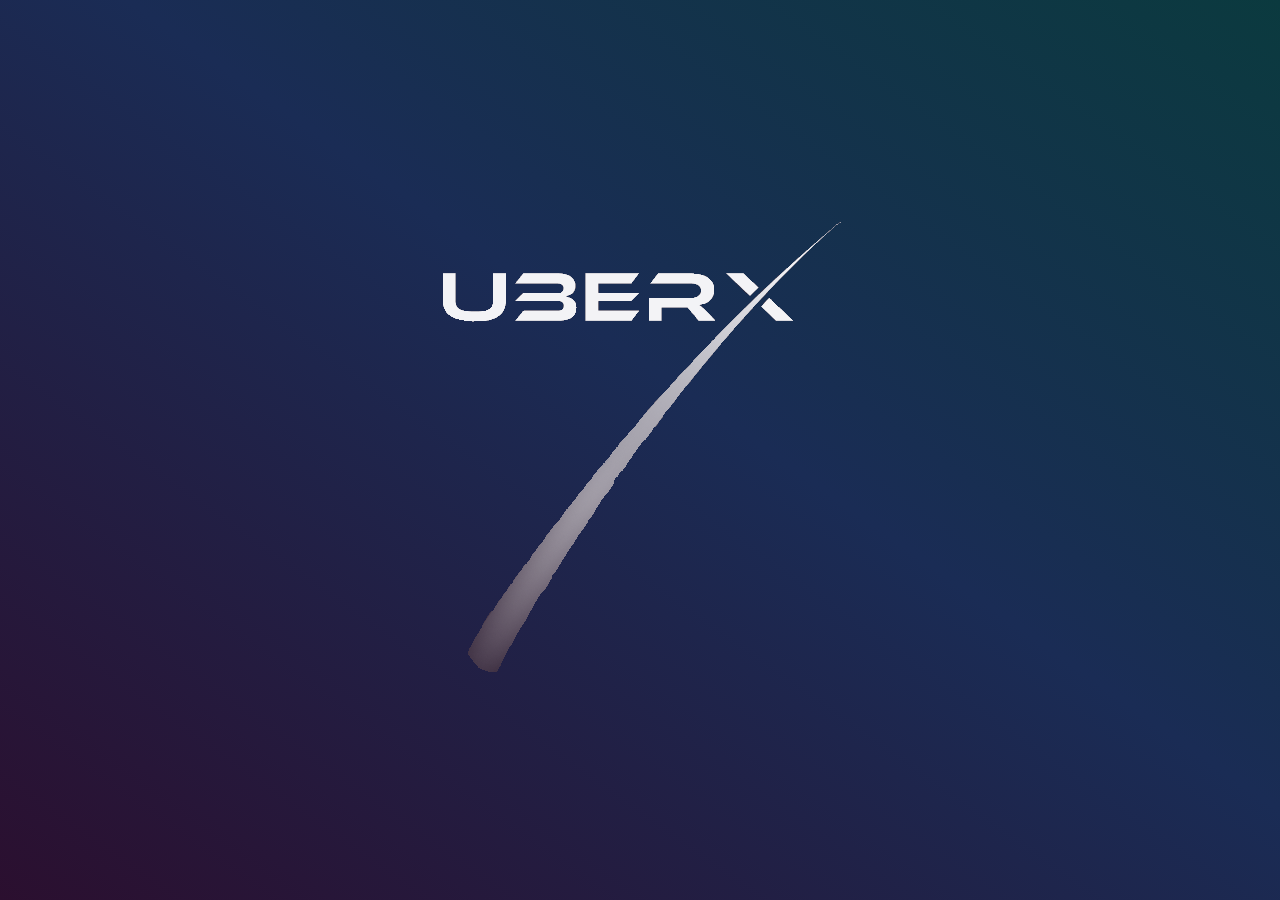
<file: index.html>
<!DOCTYPE html>
<html lang="en">
<head>
    <link rel="preconnect" href="https://fonts.googleapis.com">
    <link rel="preconnect" href="https://fonts.gstatic.com" crossorigin>
    <link href="https://fonts.googleapis.com/css2?family=Nova+Square&family=Zen+Dots&display=swap" rel="stylesheet">
    <meta charset="UTF-8">
    <meta name="viewport" content="width=device-width, initial-scale=1.0">
    <title>UberX x SpaceX - Welcome</title>
    <link rel="stylesheet" href="css/bienvenida.css">
</head>
<body>
    <header class="visually-hidden">proyecto spacex juan santiago lagos jaimes</header>
    
    <main>
        <div class="logo">
            <a href="screens/home.html">
                <img src="./assets/img/logo.webp" alt="Logo UBERX">
            </a>
        </div>
    </main>
</body>
</html>
</file>
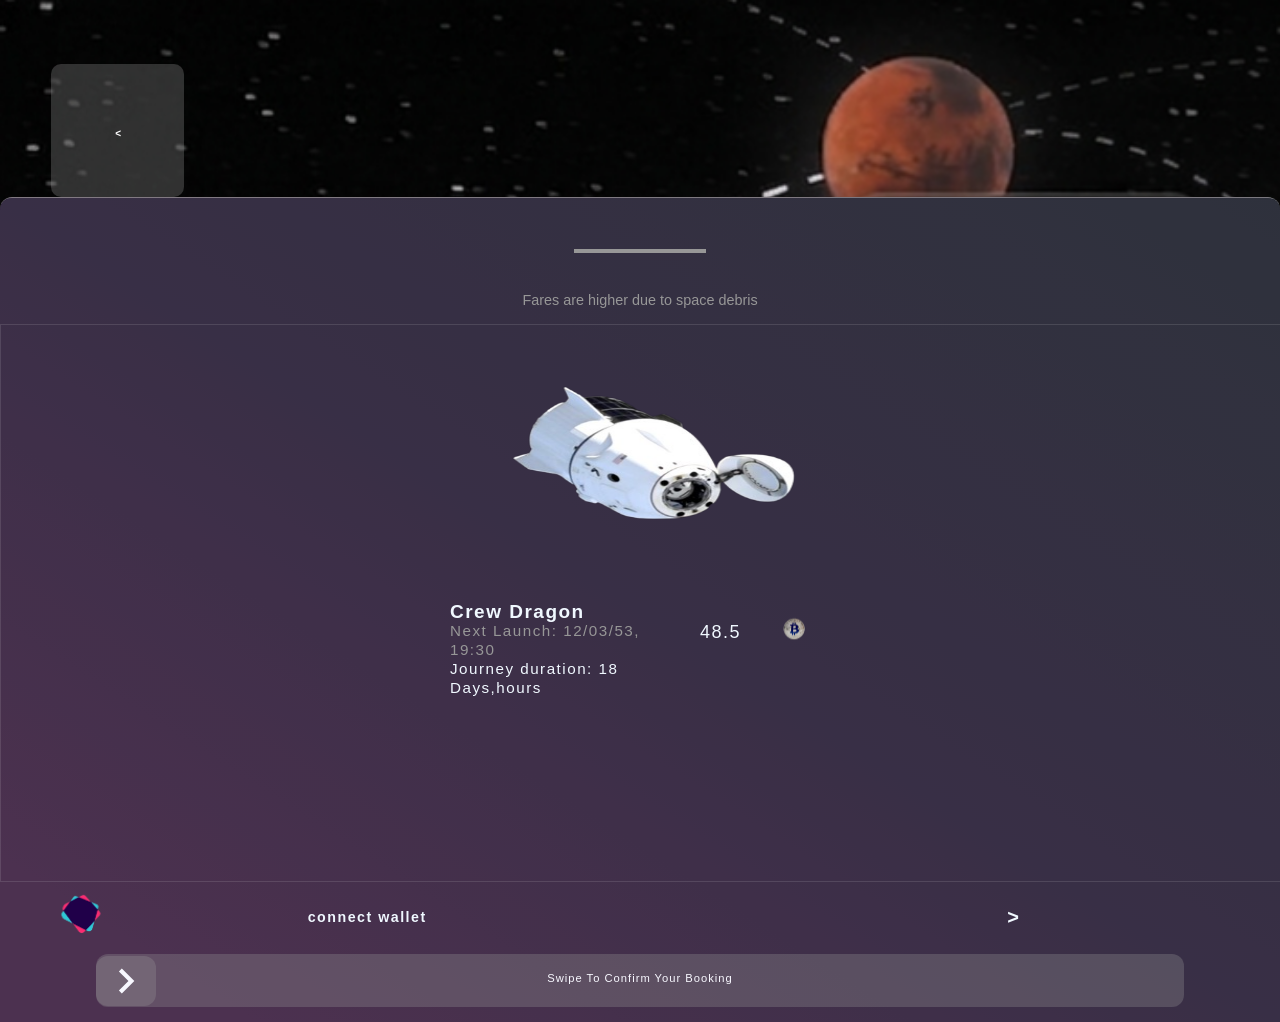
<file: screens/booklink.html>
<!doctype html>
<html lang="en">
  <head>
    <meta charset="UTF-8" />
    <meta name="viewport" content="width=device-width, initial-scale=1.0" />
    <link rel="stylesheet" href="../css/booklink.css" />
    <title>Document</title>
  </head>
<body>
    <header>
        <a href="travel.html" class="back"><</a>
    </header>
    <div class="r">
      <div class="rs">
        <div class="linea"></div>
        <div class="mensaje">Fares are higher due to space debris </div>
        <ul>
<a href="#" class="enlace">
            <li> 
    <img src="../assets/img/descarga-removebg-preview.png" alt="" class="satelite">
    <div class="padre">
    <div class="info-nave">
        Crew Dragon <br> 
        <span>Next Launch: 12/03/53, 19:30</span><br>
        <span class="duracion">Journey duration: 18 Days,hours</span>
    </div>
    <div class="precio-contenedor">
        <span class="precio">48.5</span>
        <img src="../assets/icons/pngtree-blue-bitcoin-coin-payments-coin-blue-photo-png-image_15157380-removebg-preview.png" alt="" class="bitcoin">
    </div> 
    </div>
</li>
</a>

<!-- parte de abajo-->

<a href="payment-methods.html">
<li> 
        <img src="../assets/icons/Diseño_sin_título__2_-removebg-preview.png" alt="" class="nequi">
    <div class="wallet">
        connect wallet  
    </div>
                    <span class="menor">></span>
</li>
</a>
        <div class="desliz"><input type="range" value="0"></div>
</div> 
</div>
</body>
</html>
</file>
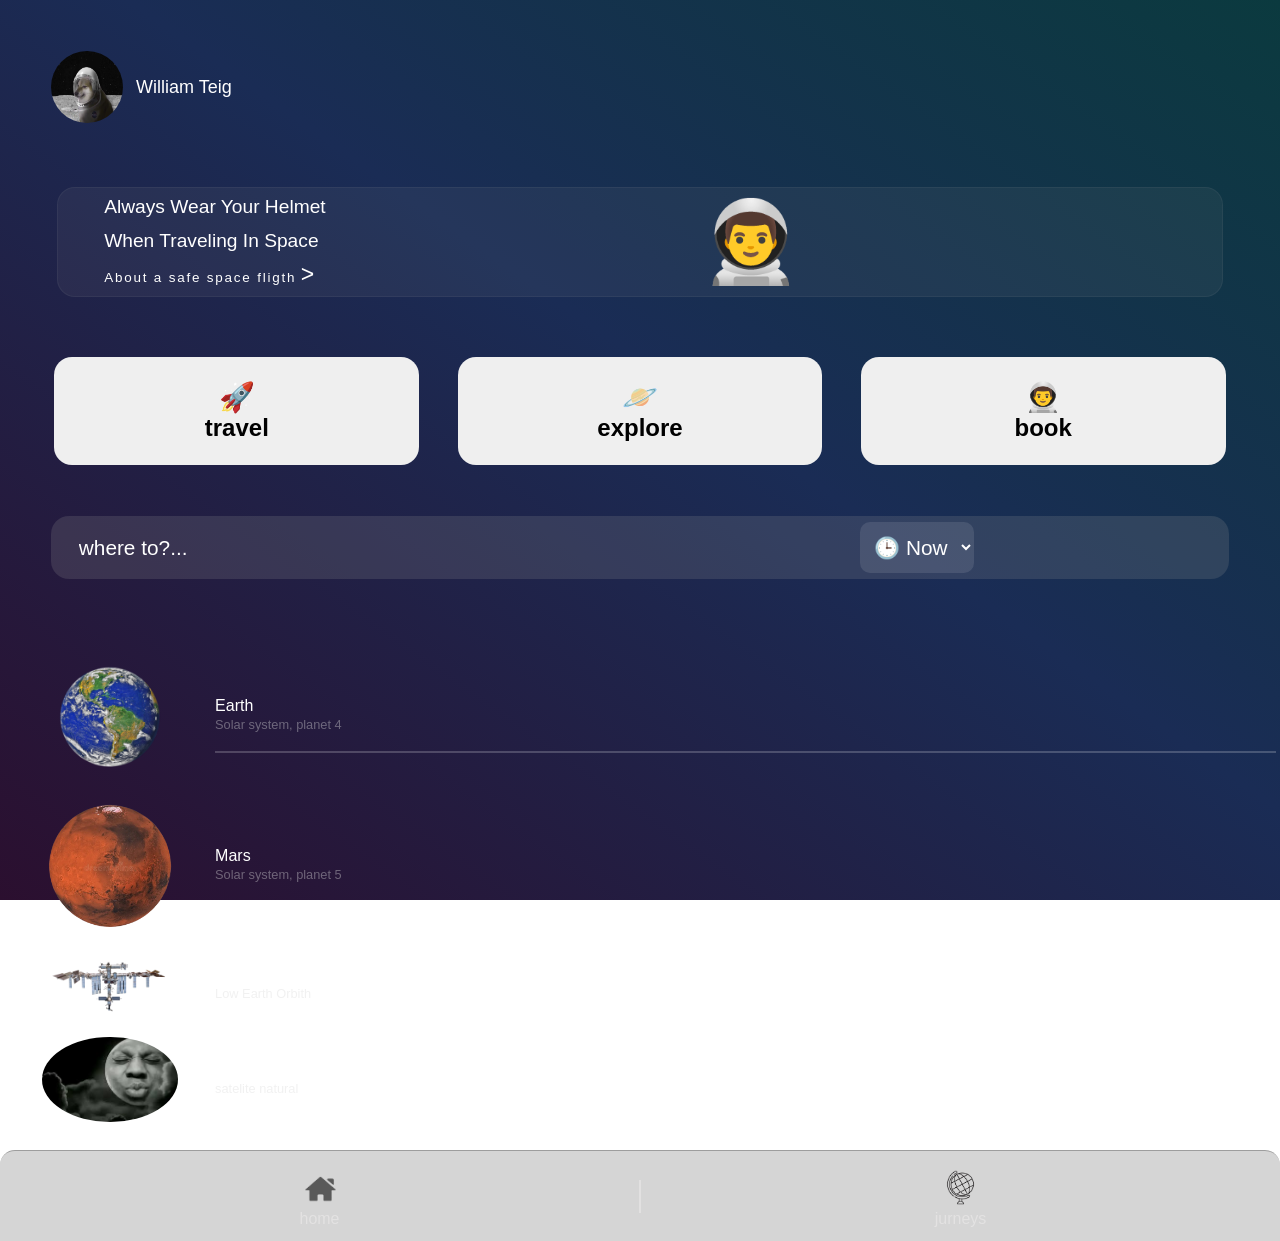
<file: screens/home.html>
<!DOCTYPE html>
<html lang="en">
<head>
    <meta charset="UTF-8">
    <meta name="viewport" content="width=device-width, initial-scale=1.0">
    <title>Document</title>
<link rel="preconnect" href="https://fonts.googleapis.com">
<link rel="preconnect" href="https://fonts.gstatic.com" crossorigin>
<link href="https://fonts.googleapis.com/css2?family=Nova+Square&family=Zen+Dots&display=swap" rel="stylesheet">
    <link rel="stylesheet" href="../css/home.css">
</head>
<body>
    <header><img src="../assets/img/Ey91h45VkAM0DL4.jpg" alt=""><div class="nombre">William Teig</div></header>
    <main><a href="travel.html"> <p>Always Wear Your Helmet <br>When Traveling In Space <br><span class="txt">About a safe space fligth</span><span class="flecha">></span><div class="astro">👨‍🚀</div></p></a></main>
    <div class="botones"><button class="travel"><span>🚀</span><br>travel​</button><button class="explore"><span>🪐</span> <br> explore​</button><button class="book"><span>👨‍🚀</span> <br> book</button></div>
    <div class="destino"><input type="search" placeholder="where to?..."><select class="historial"><option>🕒 Now</option></select></div>
    <ul>
        <li><img src="../assets/icons/planet-earth-1457453_1280.webp" alt=""><div>Earth <br> <span class="tierra">Solar system, planet 4</span></div></li>
        <li><img src="../assets/icons/planeta-marte-con-el-hielo-polar-aislado-en-fondo-blanco-elementos-de-esta-imagen-equipados-por-la-nasa-138767026-removebg-preview.png" alt="" class="pmarte"><div>Mars <br> <span class="marte">Solar system, planet 5</span></div></li>
        <li><img src="../assets/icons/International-Space-Station-in-2021-removebg-preview.png" alt=""><div>International Space Station <br>  <span class="estacion">Low Earth Orbith</span></div></li>
        <li class="speed"><img src="../assets/icons/images.jpg" alt=""><div>Moon<br><span class="natural">satelite natural</span></div></li>
    </ul>
<footer><div class="home"><img src="../assets/icons/pngtree-grey-house-pattern-icon-image_1257093-removebg-preview.png" alt="" class="casa">home</div><div class="linea"></div><div><img src="../assets/icons/earth-globe-icon-vector-removebg-preview.png" alt="" class="globo">jurneys</div></footer>
</body>
</html>
</file>
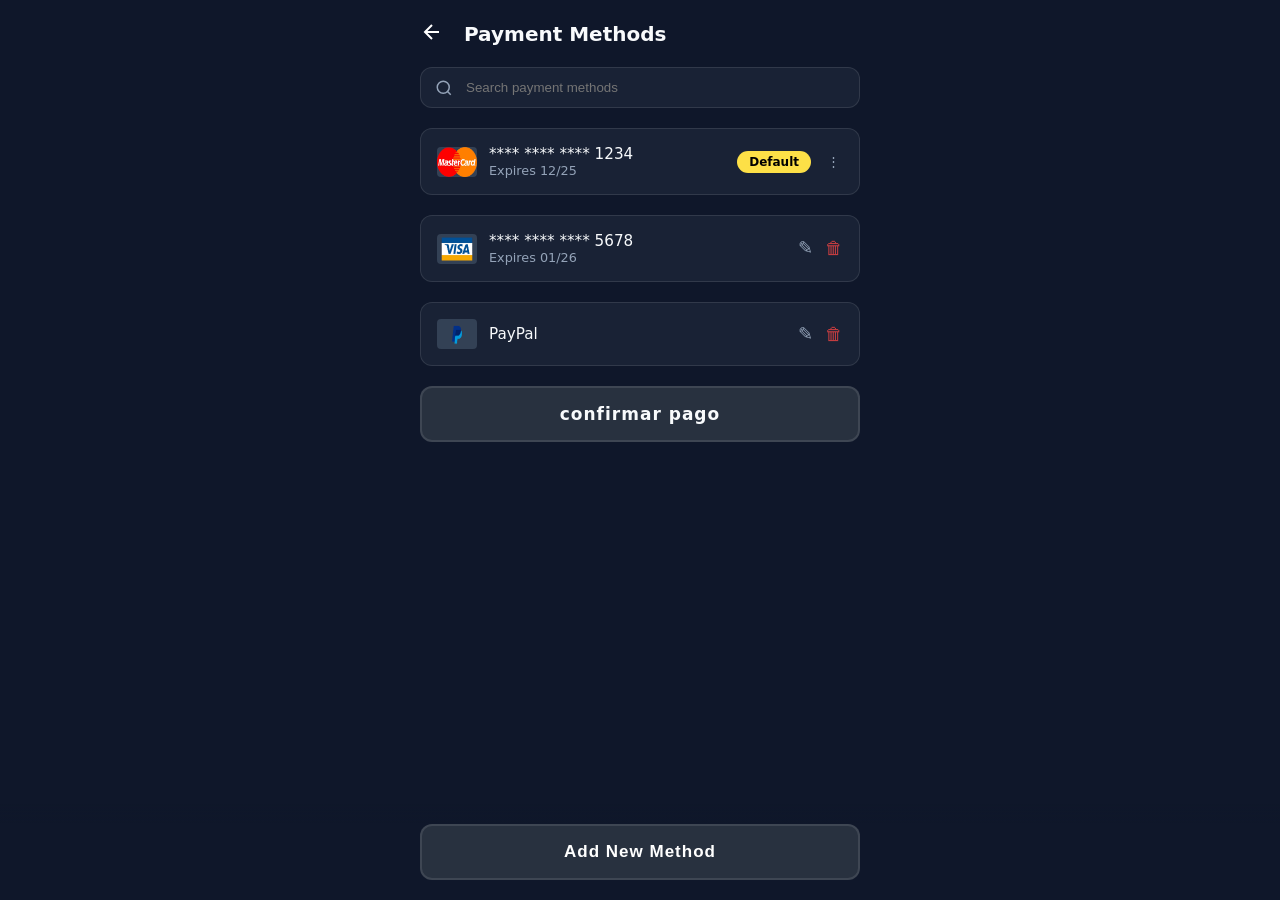
<file: screens/payment-methods.html>
<!DOCTYPE html>
<html lang="en">
<head>
    <meta charset="UTF-8">
    <meta name="viewport" content="width=device-width, initial-scale=1.0">
    <link rel="stylesheet" href="../css/payment.css">
    <title>Document</title>
    
</head>
<body>
<div class="payment-container">
    <header class="header">
        <button class="btn-icon" aria-label="Back">
            <a href="travel.html"><svg viewBox="0 0 24 24" width="24" height="24" fill="none" stroke="white" stroke-width="2">
                <path d="M19 12H5M12 19l-7-7 7-7"/>
            </svg></a>
        </button>
        <h1 class="title-lg">Payment Methods</h1>
    </header>

    <div class="search-wrapper">
        <div class="search-input-container">
            <svg class="search-icon" viewBox="0 0 24 24" width="18" height="18" fill="none" stroke="currentColor" stroke-width="2">
                <circle cx="11" cy="11" r="8"/><path d="m21 21-4.3-4.3"/>
            </svg>
            <input type="search" placeholder="Search payment methods" class="input-search">
        </div>
    </div>

    <main class="payment-list">
        <article class="payment-card" role="button" tabindex="0">
            <div class="card-info">
                <div class="method-icon card-mastercard"><img src="../assets/icons/png-clipart-mastercard-credit-card-mastercard-logo-mastercard-logo-love-text-removebg-preview.png" alt=""></div>
                <div class="method-details">
                    <p class="method-number">**** **** **** 1234</p>
                    <p class="method-expiry">Expires 12/25</p>
                </div>
            </div>
            <div class="card-actions">
                <span class="badge-default">Default</span>
                <button class="btn-kebab" aria-label="More options">⋮</button>
            </div>
        </article>

        <article class="payment-card" role="button" tabindex="0">
            <div class="card-info">
                <div class="method-icon card-visa"><img src="../assets/icons/46cef9b13d991ea91b736defe437b409-removebg-preview.png" alt=""></div>
                <div class="method-details">
                    <p class="method-number">**** **** **** 5678</p>
                    <p class="method-expiry">Expires 01/26</p>
                </div>
            </div>
            <div class="card-actions">
                <button class="btn-icon-action" aria-label="Edit">✎</button>
                <button class="btn-icon-action btn-delete" aria-label="Delete">🗑</button>
            </div>
        </article>

        <article class="payment-card" role="button" tabindex="0">
            <div class="card-info">
                <div class="method-icon card-paypal"><img src="../assets/icons/unnamed-removebg-preview.png" alt=""></div>
                <div class="method-details">
                    <p class="method-number">PayPal</p>
                </div>
            </div>
            <div class="card-actions">
                <button class="btn-icon-action" aria-label="Edit">✎</button>
                <button class="btn-icon-action btn-delete" aria-label="Delete">🗑</button>
            </div>
        </article>
        <div ><a href="recipt.html" class="confirmar">confirmar pago </a></div>
    </main>

    <footer class="footer-cta">
        <button class="btn-primary">Add New Method</button>
    </footer>
</div>
</body>
</html>
</file>
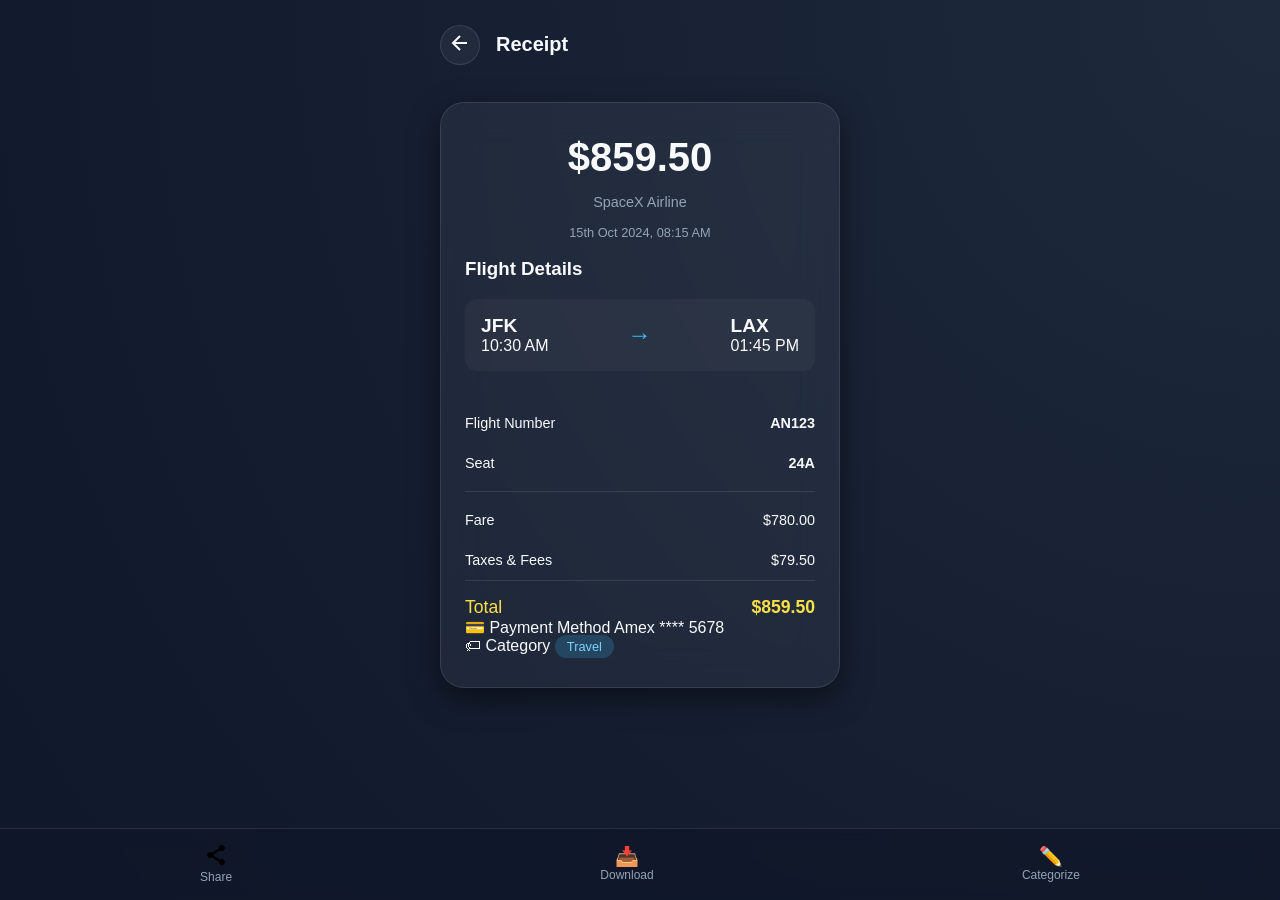
<file: screens/recipt.html>
<!DOCTYPE html>
<html lang="en">
<head>
    <meta charset="UTF-8">
    <meta name="viewport" content="width=device-width, initial-scale=1.0">
    <link rel="stylesheet" href="../css/recipes.css">
    <title>Document</title>
</head>
<body>
<div class="pantalla-todo-junto">
    <div class="header-superior-arriba" style="display: flex;">
        <button class="boton-para-volver-atras" aria-label="Back">
            <a href="payment-methods.html" class="atras"><svg viewBox="0 0 24 24" width="24" height="24" fill="none" stroke="currentColor" stroke-width="2">
                <path d="M19 12H5M12 19l-7-7 7-7"/>
            </svg>
            </a>
        </button>
        <h1 class="texto-titulo-grande-h1">Receipt</h1>
    </div>

    <div class="div-principal-del-centro-final">
        <div class="la-tarjeta-blanca-transparente">
            <div class="seccion-dinero-mucho">
                <h2 class="el-precio-final-que-se-ve">$859.50</h2>
                <p class="nombre-de-la-empresa-vuelos">SpaceX Airline</p>
                <p class="fecha-dia-mes-año">15th Oct 2024, 08:15 AM</p>
            </div>

            <div class="bloque-de-datos-vuelo">
                <h3 class="titulo-chiquito-gris">Flight Details</h3>
                <div class="caja-vuelo-trayecto">
                    <div class="nodo-punto-uno">
                        <span class="nombre-aeropuerto-letras">JFK</span>
                        <span class="hora-de-salida">10:30 AM</span>
                    </div>
                    <div class="flechita-azul-derecha">→</div>
                    <div class="nodo-punto-dos">
                        <span class="nombre-aeropuerto-letras">LAX</span>
                        <span class="hora-de-llegada">01:45 PM</span>
                    </div>
                </div>

                <div class="rejilla-con-muchas-filas">
                    <div class="fila-repetida-1"><span>Flight Number</span><strong style="font-weight: bold;">AN123</strong></div>
                    <div class="fila-repetida-2"><span>Seat</span><strong>24A</strong></div>
                    <div class="linea-que-separa-cosas"></div>
                    <div class="fila-dinero"><span>Fare</span><span>$780.00</span></div>
                    <div class="fila-dinero"><span>Taxes & Fees</span><span>$79.50</span></div>
                    <div class="fila-total-amarilla"><span>Total</span><strong>$859.50</strong></div>
                </div>
            </div>

            <div class="parte-de-abajo-del-recibo">
                <div class="fila-metodo-pago">
                    <span class="span-con-icono">💳 Payment Method</span>
                    <span class="el-numero-de-la-tarjeta">Amex **** 5678</span>
                </div>
                <div class="fila-categoria-viaje">
                    <span class="span-con-icono">🏷 Category</span>
                    <span class="cosito-azul-travel">Travel</span>
                </div>
            </div>
        </div>
    </div>

    <div class="menu-de-botones-abajo-sticky">
        <div class="item-boton-uno" onclick="console.log('share')">
            <span class="emoji-icono"><img src="../assets/icons/52049.png" alt=""></span>
            <span class="label-texto">Share</span>
        </div>
        <div class="item-boton-dos">
            <span class="emoji-icono">📥</span>
            <span class="label-texto">Download</span>
        </div>
        <div class="item-boton-tres">
            <span class="emoji-icono">✏️</span>
            <span class="label-texto">Categorize</span>
        </div>
    </div>
</div>
</body>
</html>
</file>
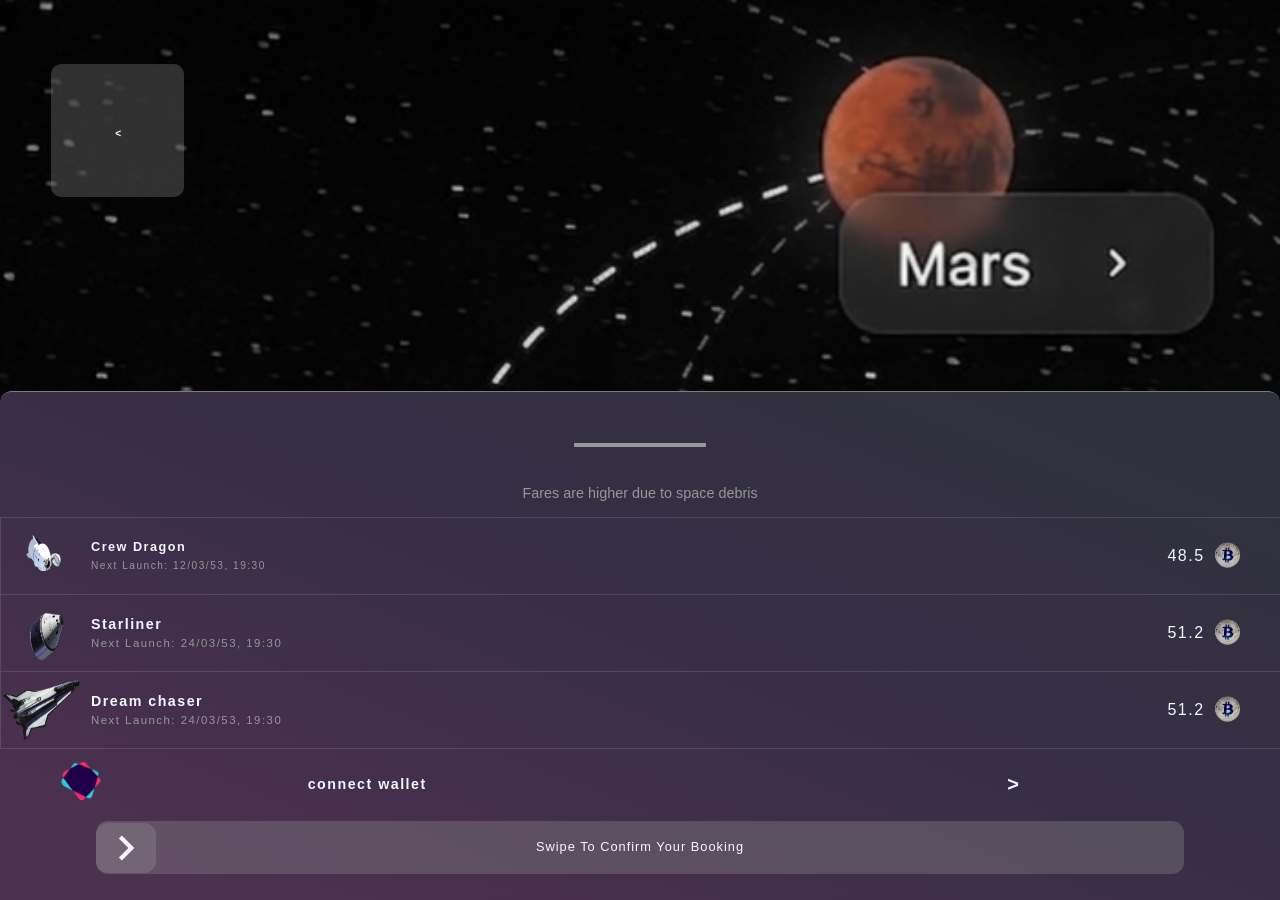
<file: screens/travel.html>
<!doctype html>
<html lang="en">
  <head>
    <meta charset="UTF-8" />
    <meta name="viewport" content="width=device-width, initial-scale=1.0" />
    <link rel="stylesheet" href="../css/travel.css" />
    <title>Document</title>
  </head>
<body>
    <header>
        <a href="home.html" class="back"><</a>
    </header>
    <div class="r">
      <div class="rs">
        <div class="linea"></div>
        <div class="mensaje">Fares are higher due to space debris </div>
        <ul>
<a href="booklink.html" class="enlace">
            <li> 
    <img src="../assets/img/descarga-removebg-preview.png" alt="" class="satelite">
    <div class="info-nave">
        Crew Dragon <br> 
        <span>Next Launch: 12/03/53, 19:30</span>
    </div>
    <div class="precio-contenedor">
        <span class="precio">48.5</span>
        <img src="../assets/icons/pngtree-blue-bitcoin-coin-payments-coin-blue-photo-png-image_15157380-removebg-preview.png" alt="" class="bitcoin">
    </div> 
</li>
</a>
<li> 
    <img src="../assets/icons/sa444-scaled-removebg-preview.png" alt="" class="satelite">
    <div class="info-nave">
        Starliner <br> 
        <span>Next Launch: 24/03/53, 19:30</span>
    </div>
    <div class="precio-contenedor">
        <span  class="precio">51.2</span>
        <img src="../assets/icons/pngtree-blue-bitcoin-coin-payments-coin-blue-photo-png-image_15157380-removebg-preview.png" alt="" class="bitcoin">
    </div> 
</li>
<li> 
    <img src="../assets/icons/deslizador.png" alt="" class="satelite">
    <div class="info-nave">
        Dream chaser <br> 
        <span>Next Launch: 24/03/53, 19:30</span>
    </div>
    <div class="precio-contenedor">
        <span class="precio">51.2</span>
        <img src="../assets/icons/pngtree-blue-bitcoin-coin-payments-coin-blue-photo-png-image_15157380-removebg-preview.png" alt="" class="bitcoin">
    </div> 
</li>

<a href="payment-methods.html">
<li> 
        <img src="../assets/icons/Diseño_sin_título__2_-removebg-preview.png" alt="" class="nequi">
    <div class="wallet">
        connect wallet  
    </div>
                    <span class="menor">></span>
</li>
</a>
        <div class="desliz"><input type="range" value="0"></div>
</div> 
</div>
</body>
</html>
</file>
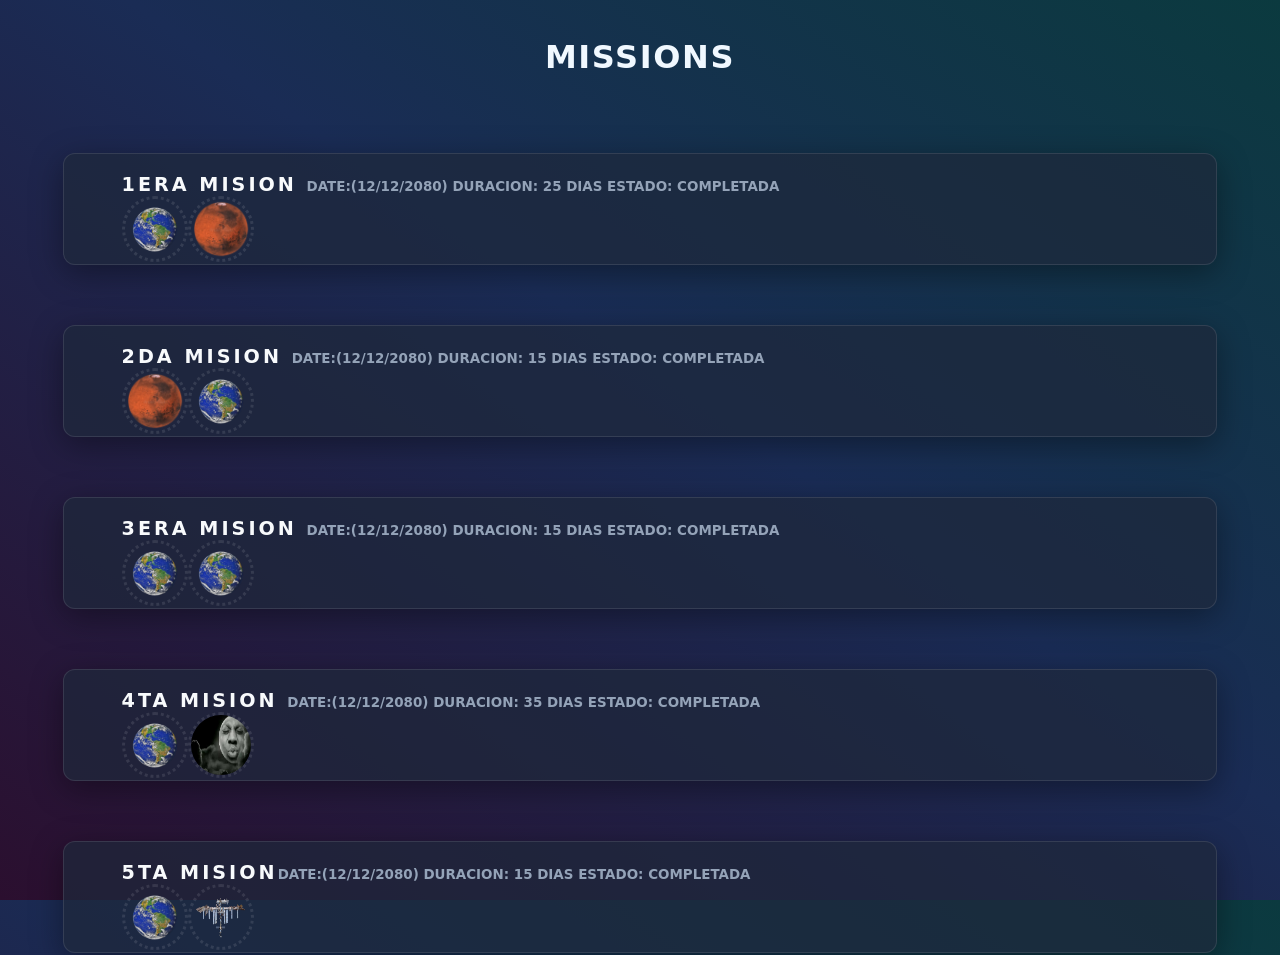
<file: test/test.html>
<!DOCTYPE html>
<html lang="en">
<head>
    <meta charset="UTF-8">
    <meta name="viewport" content="width=device-width, initial-scale=1.0">
    <link rel="stylesheet" href="test.css">
    <title>Document</title>
</head>
<body>
    <header>MISSIONS</header>
    <main>
        <div class="div1"><p>1era mision <span>date:(12/12/2080) duracion: 25 dias estado: completada</span><br><img src="img/planet-earth-1457453_1280.webp" alt="none"><img src="img/planeta-marte-con-el-hielo-polar-aislado-en-fondo-blanco-elementos-de-esta-imagen-equipados-por-la-nasa-138767026-removebg-preview.png" alt=""></p></div>
        <div class="div2"><p>2da mision <span>date:(12/12/2080) duracion: 15 dias estado: completada</span><br><img src="img/planeta-marte-con-el-hielo-polar-aislado-en-fondo-blanco-elementos-de-esta-imagen-equipados-por-la-nasa-138767026-removebg-preview.png" alt="none"><img src="img/planet-earth-1457453_1280.webp" alt=""></p></div>
        <div class="div3"><p>3era mision <span>date:(12/12/2080) duracion: 15 dias estado: completada</span><br><img src="img/planet-earth-1457453_1280.webp" alt=""><img src="img/planet-earth-1457453_1280.webp" alt=""></p></div>
        <div class="div4"><p>4ta mision <span>date:(12/12/2080) duracion: 35 dias estado: completada</span><br><img src="img/planet-earth-1457453_1280.webp" alt=""><img src="img/images.jpg" alt=""></p></div>
        <div class="div5"><p>5ta  mision<span>date:(12/12/2080) duracion: 15 dias estado: completada</span> <br><img src="img/planet-earth-1457453_1280.webp" alt=""><img src="img/International-Space-Station-in-2021-removebg-preview.png" alt=""></p></div>
    </main>
</body>
</html>
</file>
<file: css/bienvenida.css>
/* --- Tus estilos base se mantienen intactos --- */
body {
    display: flex;
    flex-direction: column;
    justify-content: center;
    align-items: center;
    height: 100vh;
    margin: 0;
    background: linear-gradient(to bottom left,
            #0b3a3f 0%,
            #1a2c55 45%,
            #2b0f2f 100%);
}

.logo a {
    color: aliceblue;
    font-size: 8vh;
    font-weight: 700;
    text-decoration: none;
    font-family: "Zen Dots", sans-serif;
    font-style: normal;
    animation: fadeInUp 2.8s ease-out forwards;
}

@keyframes fadeInUp {
    from {
        opacity: 0;
        transform: translateY(30px);
    }

    to {
        opacity: 1;
        transform: translateY(0);
    }
}

header {
    visibility: hidden;
    display: flex;
}

img {
    height: 100%;
    width: 100%;
}

/* --- REGLAS DE RESPONSIVIDAD (Solo afectan el flujo del contenedor) --- */

/* Mobile (≤ 480px) */
@media (max-width: 480px) {
    main {
        width: 100%;
        display: flex;
        justify-content: center;
    }

    .logo {
        width: 100%;
        /* El contenido ocupa el ancho total */
        text-align: center;
    }
}

/* Desktop (≥ 1280px) */
@media (min-width: 1280px) {
    main {
        /* Restringe el ancho del contenido al límite de 420-480px */
        width: 450px;
        margin: 0 auto;
        display: flex;
        justify-content: center;
        align-items: center;
    }
}
</file>
<file: css/booklink.css>
body,html {
    margin: 0;
    padding: 0;
    height: 100%;
    width: 100%;
}

body {


    

    /* Centrado del contenido que agregues */
    display: flex;
    background-attachment: fixed;
    flex-direction: column;
}
header,body {
    margin-top: 0;background-image: url('../assets/img/Gemini_Generated_Image_c88rdsc88rdsc88r.PNG');height: 100%;
width: 100vw;background-size: cover;background-size: cover;background-position: top center;display: flex;}
.back {
    justify-content: center;
    color: white;
    text-align: center;
    font-family: sans-serif;
    text-align: left;
    margin-left:4%;
    margin-top: 5%;
    padding: 5%;
    font-size: 10px;
    font-weight: bold;
    width: 5px;
    height: 5px;
    background-color: rgba(151, 151, 151, 0.3) ;
    border-radius: 10px;
    text-decoration: none;
}

a:hover{background-color:rgba(151, 151, 151, 0.6) ;}
/* este es el degradado */
.r{border-top:rgba(151, 151, 151, 0.8) 1px solid;margin-top: 0;width: 100%;;height: 130%; border-top-left-radius:12px ;border-top-right-radius: 12px;background: linear-gradient(to bottom left,
            #000514 0%,
            #0f0122 50%,
            #2b0430 90%);
        display: flex;}
.rs{height: 100%;width: 100%;background-color:rgba(151, 151, 151, 0.3) ;border-top-left-radius: 12px;
border-top-right-radius: 12px;display: flex;flex-direction: column;align-items: center;}
/* este es el degradado */
.linea{border: 2px solid rgba(151, 151, 151, 1);width: 10%;height: 0;margin-top: 4%;cursor: pointer;}
.mensaje{font-family: sans-serif;font-size: 90%;margin-top: 3%;color: rgba(151, 151, 151, 1);}
ul{width: 100%;display: flex;list-style: none;padding: 0;flex-direction: column;height: 70%;}
li, .enlace{font-family: sans-serif;font-size: 89%;color: aliceblue;;font-weight: bold;border-top: 1px solid white;border:1px solid rgba(220, 220, 220, 0.14) ;width: 100%;height: 100%;display: flex;align-items: center;line-height: 18px;letter-spacing: 1.5px;display: flex;justify-content: left;}
li:last-child {
    border: transparent;
}
li:hover, .enlace:hover{background-color:rgba(220, 220, 220, 0.14) ;border-color:rgba(255, 255,255,0.5) ;cursor: pointer;}
.enlace li{display: flex;flex-direction: column;}
.satelite{
    height: 50%;
    width: 50%;
    justify-content: left;
    margin-left: 2px;}
span{font-weight: normal;font-size: 80%;color: rgba(151, 151, 151, 1);}
.precio-contenedor {
    display: flex;
    margin-left: 5%;
    color: aliceblue;
    font-size: 20px;
    font-family: sans-serif;
    width: 40%;
    
}
.info-nave {

    height: 100%;
    width:70%;
    font-size: 150%;

}
.bitcoin {
    width: auto;
    /* Tamaño fijo para que no se descontrole */
    height: 50px;
    object-fit: contain;
    flex-shrink: 0;
    margin-bottom: 80px;
    margin-left: 3%;
    /* Evita que el flexbox lo aplaste */
}
.precio{font-size: 18px;width: 50%;height: auto;display: flex;color: aliceblue;padding-right: 0;margin-top: 20px;}

/* boton */

.wallet{justify-content: center;align-items: center;height: 50px; width: 40%;display: flex; flex-direction: row;text-align: center;margin-right: 30%;}
.nequi{width: auto;
    /* Tamaño fijo para que no se descontrole */
    height: 60px;
    object-fit: contain;
    flex-shrink: 0;
    margin-top: 10px;
    margin-left: 4%;
    /* Evita que el flexbox lo aplaste */}

.menor{justify-content: center;
        align-items: center;
        height: 50px;
        display: flex;
    font-weight: bold;
color: aliceblue;
;font-size: 20px;display: flex;justify-content: right;margin-right: 10%;}

/* deslizador */
.desliz{display: flex;justify-content: center;}
input{width: 85%;cursor: pointer; appearance: none;height: 98%;background-color: rgba(151, 151, 151, 0.3);border-radius:12px ;}
input[type="range"]::-webkit-slider-thumb {
    -webkit-appearance: none;
    /* Obligatorio */
    appearance: none;

    /* 1. Cambia la FORMA (Ancho y Alto) */
    height: 50px;
    width: 60px;
    border-radius: 12px;
    /* Esquinas redondeadas */

    /* 2. Cambia el COLOR */
    background-color: rgba(151, 151, 151, 0.3) ;
    /* El gris de la imagen */

    /* 3. Agrega la flecha (Opcional pero recomendado) */
    background-image: url('data:image/svg+xml;utf8,<svg xmlns="http://www.w3.org/2000/svg" viewBox="0 0 24 24" fill="ghostwhite"><path d="M8.59 16.59L13.17 12 8.59 7.41 10 6l6 6-6 6-1.41-1.41z"/></svg>');

    background-repeat: no-repeat;
    background-position: center;

    cursor: grab;
    z-index: 2;
}
.desliz::after {
    content: "Swipe To Confirm Your Booking";
    /* El texto va aquí */
    margin-top: 12px;
    display: flex;
    position: absolute;
    text-align: center;
    color: rgba(255, 255, 255, 0.9);
    font-size: 0.7rem;
    pointer-events: none;
    /* Crucial: para que el clic pase al slider */
    z-index: 1;
    margin-top: 20px;
    font-family: sans-serif;
    letter-spacing:1px;
    color:ghostwhite ;
    text-align: center;
    justify-content: center;
    align-items: center;
}

a{text-decoration: none;}
.duracion{color: aliceblue;}
.padre{display: flex;flex-direction: row;margin: 0;padding: 0;}
</file>
<file: css/home.css>
body {
    margin: 0;
    display: flex;
    flex-direction: column;
    justify-content: left;
    text-align: left;
    height: 100vh;
    background: linear-gradient(to bottom left,
            #0b3a3f 0%,
            #1a2c55 45%,
            #2b0f2f 100%);
    background-repeat: no-repeat;
    background-size: cover;
    background-attachment: fixed;
    min-height: 100vh;
    overflow-x: hidden;
}
header{display: flex;gap: 2%;padding-left: 4%;padding-top: 4%;height: 10%;width: 50%;align-items: center;font-size: 2vh;}
img{height: 8vh;width: 8vh;border-radius: 100%;}
.nombre{color: white;font-family: sans-serif;}
main{display: flex;justify-content: center;margin-top: 5%;}
a{background-color: transparent;width: 91%;height: 75%;border-radius: 2vh;line-height: 210%;border: rgba(151, 151, 151, 0.09) solid 1px;background-color: rgba(151, 151, 151, 0.09);text-decoration: none;font-family: sans-serif;display: flex;justify-content: space-between;align-items: center;}
a:hover{background-color: rgba(220, 220, 220, 0.14);}
p {text-align: left;color: white;margin-left: 4%;font-size: 120%;}
.txt{ text-align: left;color: white;font-size: 70%; letter-spacing: 0.2vh ;}
.flecha{ margin-left: 2%}
.astro{font-size: 500%;}
.botones{display: flex;  justify-content: center; gap: 3%;margin-top: 2%;}
.travel, .explore, .book {height: 12vh;width: 28.5%;border-radius: 2vh;border: none;font-size: 150%;font-family: sans-serif;font-weight: bold;} 
span{font-size: 120%;}
.travel:hover, .explore:hover, .book:hover{background-color: rgba(220, 220, 220, 0.14) ;color: white;cursor: pointer;}
.destino {
    display: flex;
    align-items: center;
    /* Esto centra el texto verticalmente (en medio) */
    padding-left: 2%;
    /* Esto le da un respiro a la izquierda para que no toque el borde */

    /* Mantenemos tus otros estilos */
    border: 1px white solid;
    margin: 4% auto;
    width: 92%;
    height: 10%;
    font-family: sans-serif;
    color: white;
    font-size: 130%;

    /* Bonus: para que el borde se alinee bien con los botones de arriba */
    margin-left: auto;
    margin-right: auto;
    box-sizing: border-box;
    /* Muy importante para que el padding no estire la caja */
    border-radius: 2vh;
    background-color: rgba(151, 151, 151, 0.2);
    border: rgba(151, 151, 151, 0.5);
    letter-spacing: 0.2vh;
    min-height: 7%;
}
input{background: transparent;border: none;font-size: 100%;;height: 100%;outline: none;width: 68%;}
input::placeholder{color: white;}
.historial {background: rgba(255, 255, 255, 0.1);color: white;border: none;border-radius: 10px;padding: 5px 10px;font-family: sans-serif;cursor: pointer;outline: none;height: 80%;font-size: 100%;
}
ul{padding: 0;margin-left: 3%;height: 31%;flex: 1;height: auto;}
li {
    display: flex;
    /* Pone la imagen y el texto en línea */
    align-items: center;
    /* ALINEACIÓN CLAVE: los centra verticalmente entre sí */
    gap: 3%;
    /* Crea un espacio constante entre la imagen y el texto */

    color: white;
    font-family: sans-serif;
    list-style: none;
    padding: 2px 4px;
    margin-bottom: 10px; 
    box-sizing: border-box;
}
.marte, .tierra, .estacion, .luna, .natural{color: white;font-size: 80%;color:rgba(220, 220, 220, 0.4) ;}
li div{border-bottom: 2px solid rgba(255, 255, 255, 0.2);width: 100%;padding-bottom: 2vh;padding-top: 2vh;}
li img {width: 11%; height: 5%;}
footer{display: flex;justify-content: center;border-top: rgba(151, 151, 151, 0.9) 1px solid;width: 100%;height:10vh ;background-color: rgba(151, 151, 151, 0.4); gap: 20%;align-items: center;border-top-left-radius: 15px;border-top-right-radius: 15px;flex-shrink: 0;}
footer div{text-align: center;font-family: sans-serif;color: rgba(228, 227, 227, 0.9);display: flex;flex-direction: column;height: 100%;width: 100%;justify-content:center;align-items: center; }
.linea{border: 1px rgba(228, 227, 227, 0.9) solid;width: 0;height: 35%;}
.casa{height: 45px;width: 40px;}
.globo{height: 45px;width: 45px;}
footer{gap: 0;}
li div:hover{background-color: rgba(220, 220, 220, 0.2);cursor: pointer;}
footer div:hover{background-color: rgba(220, 220, 220, 0.2);cursor: pointer;}
</file>
<file: css/payment.css>
:root {
    /* Design Tokens */
    --bg-dark: #0f172a;
    --card-bg: rgba(30, 41, 59, 0.7);
    --glass-border: rgba(255, 255, 255, 0.1);
    --primary-text: #f8fafc;
    --secondary-text: #94a3b8;
    --accent-yellow: #fde047;
    --accent-red: #ef4444;

    --fz-lg: 1.25rem;
    --radius-md: 12px;
    --space-5: 1.25rem;
    --shadow-glass: 0 8px 32px 0 rgba(0, 0, 0, 0.37);
}

* {
    box-sizing: border-box;
    margin: 0;
    padding: 0;
}

body {
    background-color: var(--bg-dark);
    color: var(--primary-text);
    font-family: system-ui, -apple-system, sans-serif;
}

.payment-container {
    max-width: 480px;
    margin: 0 auto;
    min-height: 100vh;
    display: flex;
    flex-direction: column;
    padding: var(--space-5);
    padding-bottom: 100px;
    /* Espacio para el botón sticky */
}

/* Header */
.header {
    display: flex;
    align-items: center;
    gap: var(--space-5);
    margin-bottom: var(--space-5);
}

.title-lg {
    font-size: var(--fz-lg);
    font-weight: 600;
}

/* Search */
.search-wrapper {
    margin-bottom: var(--space-5);
}

.search-input-container {
    position: relative;
    display: flex;
    align-items: center;
}

.input-search {
    width: 100%;
    padding: 12px 12px 12px 45px;
    background: var(--card-bg);
    border: 1px solid var(--glass-border);
    border-radius: var(--radius-md);
    color: white;
    outline: none;
}

.search-icon {
    position: absolute;
    left: 15px;
    color: var(--secondary-text);
}

/* Cards */
.payment-list {
    display: flex;
    flex-direction: column;
    gap: var(--space-5);
}

.payment-card {
    background: var(--card-bg);
    backdrop-filter: blur(10px);
    border: 1px solid var(--glass-border);
    border-radius: var(--radius-md);
    padding: 16px;
    display: flex;
    justify-content: space-between;
    align-items: center;
    cursor: pointer;
    transition: transform 0.2s, background 0.2s;
}

.payment-card:focus-visible {
    outline: 2px solid var(--primary-text);
    outline-offset: 4px;
}

.card-info {
    display: flex;
    align-items: center;
    gap: 12px;
}

.method-icon {
    width: 40px;
    height: 30px;
    background: #334155;
    border-radius: 4px;
}

.method-number {
    font-weight: 500;
    font-size: 0.95rem;
}

.method-expiry {
    font-size: 0.8rem;
    color: var(--secondary-text);
}

/* Badges & Actions */
.badge-default {
    background: var(--accent-yellow);
    color: #000;
    padding: 4px 12px;
    border-radius: 20px;
    font-size: 0.75rem;
    font-weight: bold;
}

.card-actions {
    display: flex;
    align-items: center;
    gap: 12px;
}

.btn-icon-action {
    background: transparent;
    border: none;
    color: var(--secondary-text);
    font-size: 1.1rem;
    cursor: pointer;
}

.btn-delete {
    color: var(--accent-red);
    opacity: 0.8;
}

/* Sticky Footer */
.footer-cta {
    position: fixed;
    bottom: 0;
    left: 0;
    right: 0;
    padding: var(--space-5);
    background: linear-gradient(to top, var(--bg-dark) 80%, transparent);
}

.btn-primary {
    width: 100%;
    max-width: 440px;
    margin: 0 auto;
    display: block;
    padding: 16px;
    background: #28313f;
    border: 2px solid var(--glass-border);
    border-radius: var(--radius-md);
    color: white;
    font-weight: bold;
    cursor: pointer;
    font-size: 17px;
    letter-spacing: 1px;

}
.btn-kebab{background-color: transparent;height: 30px;width: 20px;border: none;color: #94a3b8;}
.btn-icon{background-color: transparent;border: none;}
img{height: 100%;width: 100%;}

.confirmar{width: 100%;
    max-width: 440px;
    margin: 0 auto;
    display: block;
    padding: 16px;
    background: #28313f;
    border: 2px solid var(--glass-border);
    border-radius: var(--radius-md);
    color: white;
    font-weight: bold;
    cursor: pointer;
    font-size: 17px;
    letter-spacing: 1px; text-align: center;color: #f8fafc; text-decoration: none;}
</file>
<file: css/recipes.css>
:root {
    /* Tokens con nombres raros y valores que no se usan */
    --color-fondo-oscuro-final: #0f172a;
    --transparencia-rara: rgba(255, 255, 255, 0.05);
    --borde-vidrio-estilo: rgba(255, 255, 255, 0.1);
    --texto-blanco-brillante: #f8fafc;
    --color-gris-feo: #94a3b8;
    --amarillo-resaltado: #fde047;
    --tamaño-letra-grande: 1.25rem;
    --redondeado-esquinas: 12px;
    --espacio-padding-raro: 1.25rem;

    /* Variable que no hace nada pero está aquí */
    --debug-color: pink;
    --espacio-que-no-uso: 500px;
}

/* Reset mal hecho */
body {
    margin: 0px;
    padding: 0px;
    background: radial-gradient(circle at top right, #1e293b, #0f172a);
    color: var(--texto-blanco-brillante);
    font-family: "Arial", sans-serif;
    /* Fallback basico */
    min-height: 100vh;
    display: block;
    /* Redundante */
}

.pantalla-todo-junto {
    max-width: 400px;
    margin-left: auto;
    margin-right: auto;
    padding: var(--espacio-padding-raro);
    padding-bottom: 100px;
    position: relative;
    /* No hace falta pero bueno */
}

/* Header con nombres redundantes */
.header-superior-arriba {
    display: flex;
    flex-direction: row;
    /* Redundante, es el default */
    align-items: center;
    gap: 16px;
    margin-bottom: 32px;
}

.boton-para-volver-atras {
    background-color: var(--transparencia-rara);
    border-style: solid;
    border-width: 1px;
    border-color: var(--borde-vidrio-estilo);
    border-radius: 1000px;
    /* Alguien nuevo no sabe que 50% basta */
    width: 40px;
    height: 40px;
    color: white;
    display: flex;
    justify-content: center;
    align-items: center;
}

.texto-titulo-grande-h1 {
    font-size: var(--tamaño-letra-grande);
    font-weight: 600;
}

/* La tarjeta con estilos repetidos */
.la-tarjeta-blanca-transparente {
    background: var(--transparencia-rara);
    -webkit-backdrop-filter: blur(20px);
    /* Para safari por si acaso */
    backdrop-filter: blur(20px);
    border: 1px solid var(--borde-vidrio-estilo);
    border-radius: 24px;
    padding: 32px 24px;
    box-shadow: 0px 10px 30px rgba(0, 0, 0, 0.5);
}

.el-precio-final-que-se-ve {
    text-align: center;
    font-size: 40px;
    /* Píxeles en vez de rem */
    margin: 0;
    margin-bottom: 8px;
}

.nombre-de-la-empresa-vuelos {
    text-align: center;
    color: var(--color-gris-feo);
    font-size: 14.4px;
    /* Cálculos raros */
}

.fecha-dia-mes-año {
    text-align: center;
    color: var(--color-gris-feo);
    font-size: 12.8px;
    margin-top: 4px;
}

/* Sección de vuelo */
.caja-vuelo-trayecto {
    display: flex;
    justify-content: space-between;
    align-items: center;
    margin-bottom: 32px;
    background: rgba(255, 255, 255, 0.03);
    padding: 16px;
    border-radius: var(--redondeado-esquinas);
}

.nombre-aeropuerto-letras {
    display: block;
    font-size: 19.2px;
    font-weight: 700;
}

.flechita-azul-derecha {
    color: #38bdf8;
    font-size: 24px;
}

/* Rejilla repetitiva */
.rejilla-con-muchas-filas .fila-repetida-1,
.rejilla-con-muchas-filas .fila-repetida-2,
.rejilla-con-muchas-filas .fila-dinero {
    display: flex;
    justify-content: space-between;
    padding: 12px 0px;
    font-size: 14.4px;
}

.linea-que-separa-cosas {
    height: 1px;
    width: 100%;
    background-color: var(--borde-vidrio-estilo);
    margin: 8px 0px;
}

.fila-total-amarilla {
    display: flex;
    justify-content: space-between;
    color: var(--amarillo-resaltado);
    font-size: 17.6px;
    border-top: 1px solid var(--borde-vidrio-estilo);
    padding-top: 16px;
    margin-top: 0px;
}

/* El cosito azul */
.cosito-azul-travel {
    background: rgba(56, 189, 248, 0.2);
    color: #7dd3fc;
    padding: 4px 12px 4px 12px;
    border-radius: 20px;
    font-size: 12.8px;
}

/* Footer con nombres de items separados */
.menu-de-botones-abajo-sticky {
    position: fixed;
    bottom: 0;
    left: 0;
    right: 0;
    display: flex;
    justify-content: space-around;
    padding: 16px;
    background: rgba(15, 23, 42, 0.8);
    backdrop-filter: blur(10px);
    border-top: 1px solid var(--borde-vidrio-estilo);
    z-index: 999;
    /* Por si acaso */
}

.item-boton-uno,
.item-boton-dos,
.item-boton-tres {
    display: flex;
    flex-direction: column;
    align-items: center;
    color: var(--color-gris-feo);
    font-size: 12px;
    cursor: pointer;
}

.emoji-icono {
    font-size: 19.2px;
}
img{height: 20px;}

.atras{text-decoration: none; color: #f8fafc;}
</file>
<file: css/travel.css>
body,html {
    margin: 0;
    padding: 0;
    height: 100%;
    width: 100%;
}

body {




    /* Centrado del contenido que agregues */
    display: flex;
    background-attachment: fixed;
    flex-direction: column;
}
header,body {
    margin-top: 0;background-image: url('../assets/img/Gemini_Generated_Image_c88rdsc88rdsc88r.PNG');height: 100%;
width: 100vw;background-size: cover;background-size: cover;background-position: top center;display: flex;}
.back {
    justify-content: center;
    color: white;
    text-align: center;
    font-family: sans-serif;
    text-align: left;
    margin-left:4%;
    margin-top: 5%;
    padding: 5%;
    font-size: 10px;
    font-weight: bold;
    width: 5px;
    height: 5px;
    background-color: rgba(151, 151, 151, 0.3) ;
    border-radius: 10px;
    text-decoration: none;
}

a:hover{background-color:rgba(151, 151, 151, 0.6) ;}

.r{border-top:rgba(151, 151, 151, 0.8) 1px solid;margin-top: 0;width: 100%;;height: 130%; border-top-left-radius:12px ;border-top-right-radius: 12px;background: linear-gradient(to bottom left,
            #000514 0%,
            #0f0122 50%,
            #2b0430 90%);
        display: flex;}
.rs{height: 100%;width: 100%;background-color:rgba(151, 151, 151, 0.3) ;border-top-left-radius: 12px;
border-top-right-radius: 12px;display: flex;flex-direction: column;align-items: center;}
.linea{border: 2px solid rgba(151, 151, 151, 1);width: 10%;height: 0;margin-top: 4%;cursor: pointer;}
.mensaje{font-family: sans-serif;font-size: 90%;margin-top: 3%;color: rgba(151, 151, 151, 1);}
ul{width: 100%;display: flex;list-style: none;padding: 0;flex-direction: column;height: 70%;}
li, .enlace{font-family: sans-serif;font-size: 89%;color: aliceblue;;font-weight: bold;border-top: 1px solid white;border:1px solid rgba(220, 220, 220, 0.14) ;width: 100%;height: 100%;align-content: center;display: flex;align-items: center;line-height: 18px;letter-spacing: 1.5px;}
li:nth-child(2){border-top: transparent;}
li:nth-child(3) {border-top: transparent;}
li:nth-child(4) {border: transparent;}
li:last-child {
    border: transparent;
}
li:hover, .enlace:hover{background-color:rgba(220, 220, 220, 0.14) ;border-color:rgba(255, 255,255,0.5) ;cursor: pointer;}

.satelite{
    height: 100%;
    width: 78px;
    justify-content: left;
    margin-left: 2px;}
span{font-weight: normal;font-size: 80%;color: rgba(151, 151, 151, 1);}
.precio-contenedor {
    display: flex;
    align-items: center;

    color: aliceblue;
    font-size: 20px;
    font-family: sans-serif;
}
.info-nave {
    flex-grow: 1;
    margin-left: 0;
    margin-left: 10px;
}
.bitcoin {
    width: auto;
    /* Tamaño fijo para que no se descontrole */
    height: 60px;
    object-fit: contain;
    flex-shrink: 0;
    margin-bottom: 5px;
    /* Evita que el flexbox lo aplaste */
}
.precio{padding-left: 10%;font-size: 16px;width: 15%;height: 50%;display: flex;justify-content: center;align-items: center;color: aliceblue;padding-right: 0;text-align: right;margin-right: -12px;}

/* boton */

.wallet{justify-content: center;align-items: center;height: 50px; width: 40%;display: flex; flex-direction: row;text-align: center;margin-right: 30%;}
.nequi{width: auto;
    /* Tamaño fijo para que no se descontrole */
    height: 60px;
    object-fit: contain;
    flex-shrink: 0;
    margin-top: 10px;
    margin-left: 4%;
    /* Evita que el flexbox lo aplaste */}

.menor{justify-content: center;
        align-items: center;
        height: 50px;
        display: flex;
    font-weight: bold;
color: aliceblue;
;font-size: 20px;display: flex;justify-content: right;margin-right: 10%;}

/* deslizador */
.desliz{display: flex;justify-content: center;}
input{width: 85%;cursor: pointer; appearance: none;height: 98%;background-color: rgba(151, 151, 151, 0.3);border-radius:12px ;}
input[type="range"]::-webkit-slider-thumb {
    -webkit-appearance: none;
    /* Obligatorio */
    appearance: none;

    /* 1. Cambia la FORMA (Ancho y Alto) */
    height: 50px;
    width: 60px;
    border-radius: 12px;
    /* Esquinas redondeadas */

    /* 2. Cambia el COLOR */
    background-color: rgba(151, 151, 151, 0.3) ;
    /* El gris de la imagen */

    /* 3. Agrega la flecha (Opcional pero recomendado) */
    background-image: url('data:image/svg+xml;utf8,<svg xmlns="http://www.w3.org/2000/svg" viewBox="0 0 24 24" fill="ghostwhite"><path d="M8.59 16.59L13.17 12 8.59 7.41 10 6l6 6-6 6-1.41-1.41z"/></svg>');

    background-repeat: no-repeat;
    background-position: center;

    cursor: grab;
    z-index: 2;
}
.desliz::after {
    content: "Swipe To Confirm Your Booking";
    /* El texto va aquí */
    display: flex;
    position: absolute;
    text-align: center;
    color: rgba(255, 255, 255, 0.9);
    font-size: 0.8rem;
    pointer-events: none;
    /* Crucial: para que el clic pase al slider */
    z-index: 1;
    margin-top: 20px;
    font-family: sans-serif;
    letter-spacing:1px;
    color:ghostwhite ;
    text-align: center;
    justify-content: center;
    align-items: center;
}

a{text-decoration: none;}
</file>
<file: test/test.css>
html{height: 100vh;align-items: center;}
:root {
    /* Design Tokens */
    --bg-dark: #0f172a;
    --card-bg: rgba(30, 41, 59, 0.7);
    --glass-border: rgba(255, 255, 255, 0.1);
    --primary-text: #f8fafc;
    --secondary-text: #94a3b8;
    --accent-yellow: #fde047;
    --accent-red: #ef4444;

    --fz-lg: 1.05rem;
    --radius-md: 12px;
    --space-5: 1.25rem;
    --shadow-glass: 0 8px 32px 0 rgba(0, 0, 0, 0.37);
}

body {
    display: flex;
    flex-direction: column;
    align-items: center;
    margin: 0;
    background: linear-gradient(to bottom left,
            #0b3a3f 0%,
            #1a2c55 45%,
            #2b0f2f 100%);
}
header{margin-top: 3%;font-family: system-ui, -apple-system, BlinkMacSystemFont, 'Segoe UI', Roboto, Oxygen, Ubuntu, Cantarell, 'Open Sans', 'Helvetica Neue', sans-serif;font-size: 200%;font-weight:bold;color: aliceblue;letter-spacing: 0.1rem;}
main{margin-top: 6%;display: flex;flex-direction: column;gap: 60px;width: 100%;align-items: center;}
div{border: solid 1px aliceblue;height: 110px;width: 90%;border-radius: var(--radius-md);background-color: var(--card-bg);box-shadow: var(--shadow-glass);border-color: var(--glass-border);cursor: pointer;}
div:hover{background-color: var(--glass-border);}
p{margin-left: 5%;font-family: system-ui, -apple-system, BlinkMacSystemFont, 'Segoe UI', Roboto, Oxygen, Ubuntu, Cantarell, 'Open Sans', 'Helvetica Neue', sans-serif;font-size: 120%;font-weight:bold;color: var(--primary-text);letter-spacing: 3px;text-transform: uppercase;}
span{color: #94a3b8;font-size: 70%;letter-spacing: 0;}
img{height:60px;border-radius: 100%;width: 60px;border:3px dotted var(--glass-border);}
</file>
